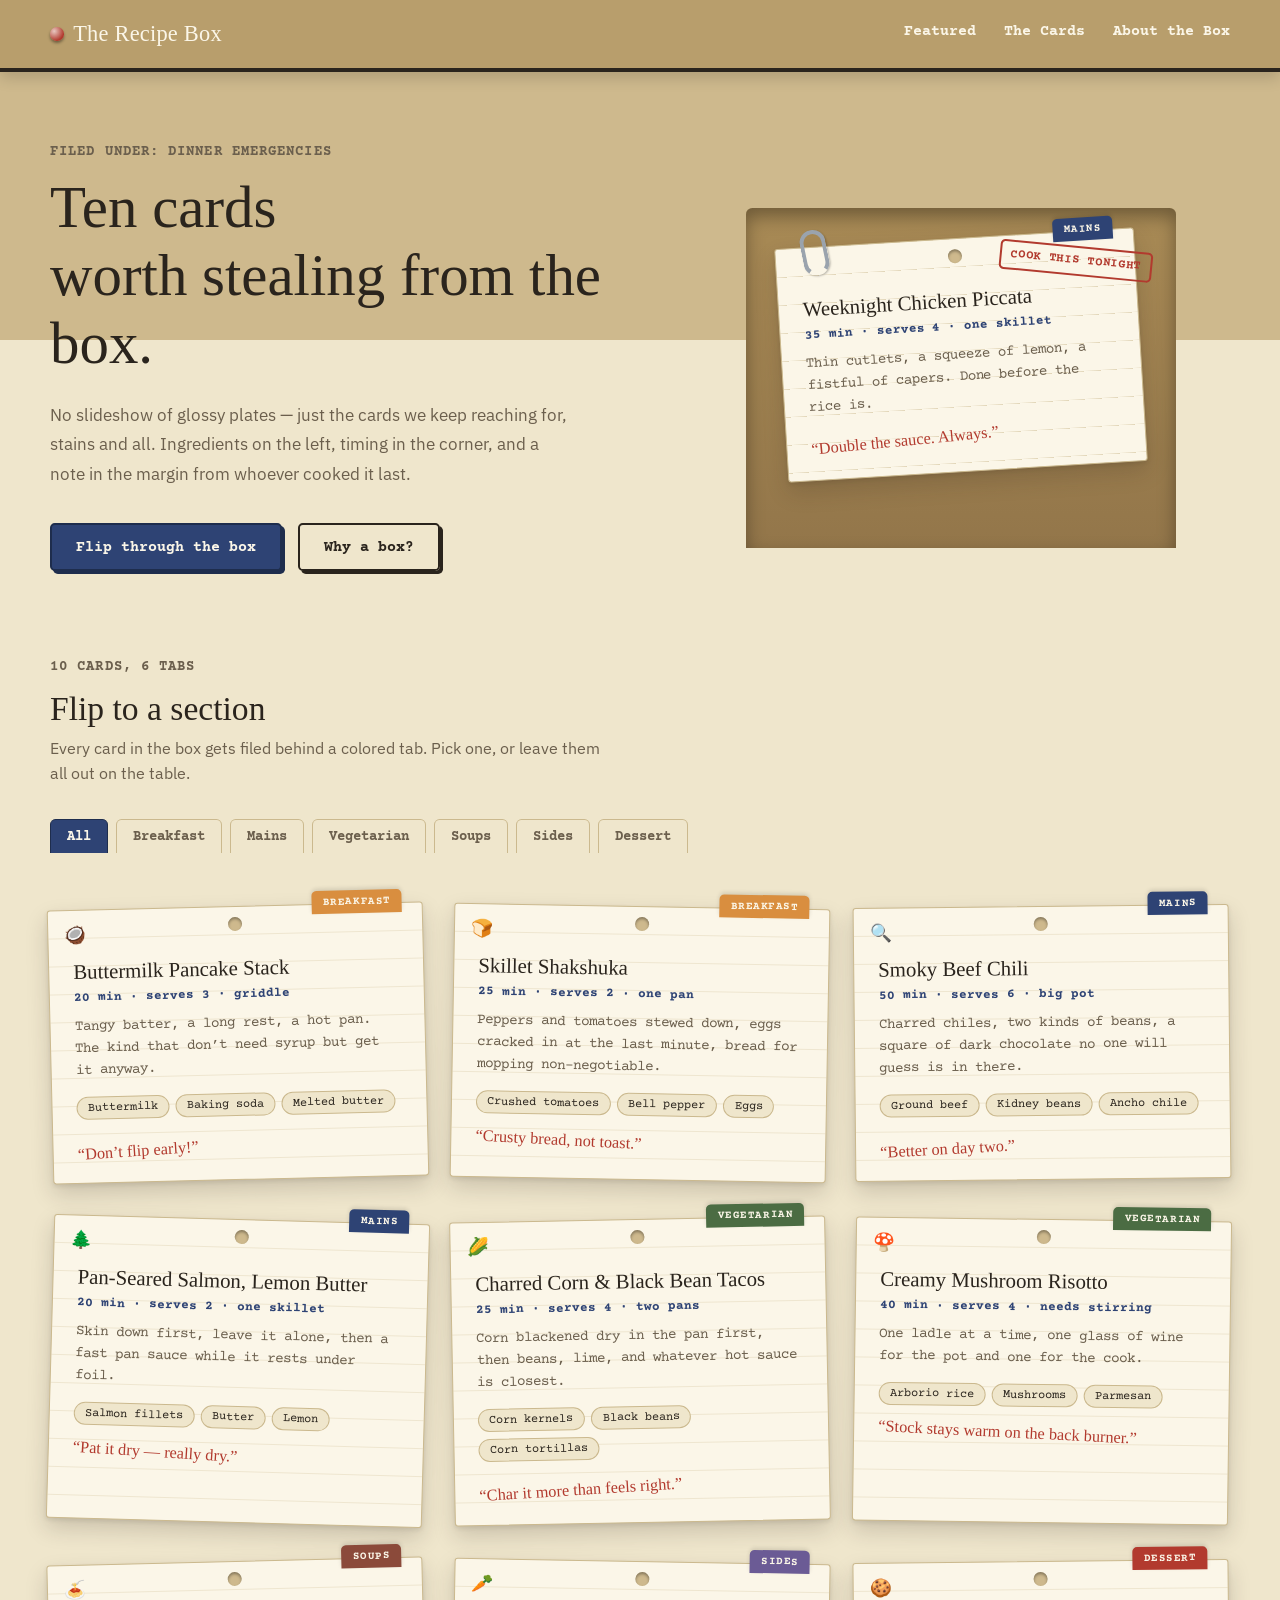
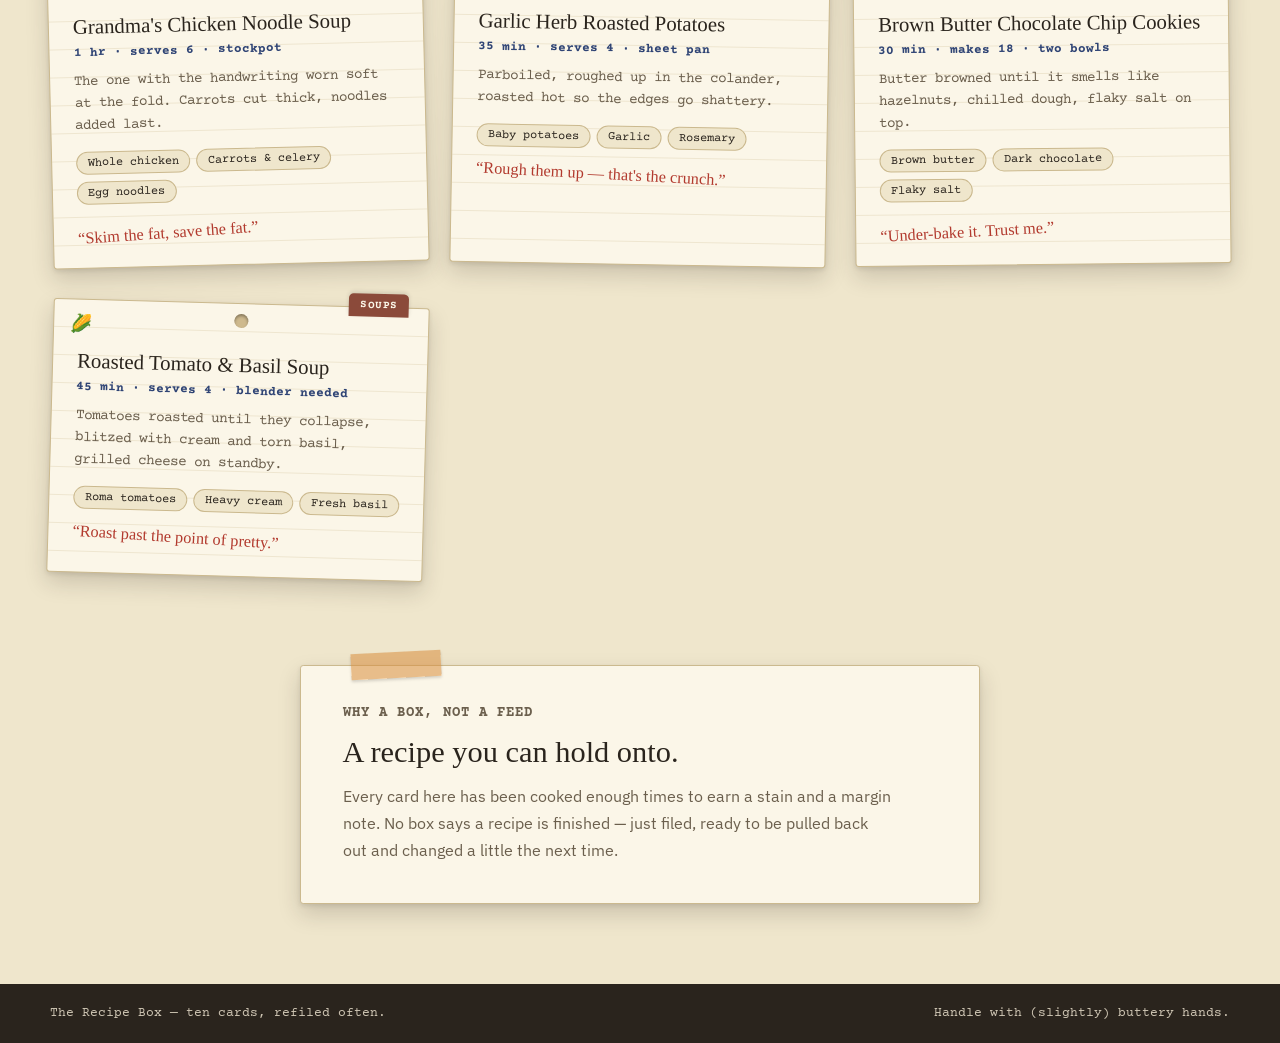
<file: after-skills/index.html>
<!DOCTYPE html>
<html lang="en">
  <head>
    <meta charset="UTF-8" />
    <meta name="viewport" content="width=device-width, initial-scale=1.0" />
    <title>The Recipe Box | 10 Cards Worth Keeping</title>
    <meta
      name="description"
      content="Ten recipe cards pulled from the box: breakfasts, mains, sides and a dessert, each with the ingredients, timing, and a note scrawled in the margin."
    />
    <link rel="preconnect" href="https://fonts.googleapis.com" />
    <link rel="preconnect" href="https://fonts.gstatic.com" crossorigin />
    <link
      href="https://fonts.googleapis.com/css2?family=Permanent+Marker&family=Courier+Prime:wght@400;700&family=IBM+Plex+Sans:wght@400;500;600;700&display=swap"
      rel="stylesheet"
    />
    <link rel="stylesheet" href="styles.css" />
  </head>
  <body>
    <header class="lid">
      <div class="container lid-row">
        <a class="brand" href="#top">
          <span class="pin" aria-hidden="true"></span>
          The Recipe Box
        </a>
        <nav class="lid-nav" aria-label="Main navigation">
          <a href="#featured">Featured</a>
          <a href="#cards">The Cards</a>
          <a href="#about">About the Box</a>
        </nav>
      </div>
    </header>

    <main id="top">
      <section class="hero" id="featured">
        <div class="container hero-grid">
          <div class="hero-copy">
            <p class="stamp-label">Filed under: dinner emergencies</p>
            <h1>Ten cards worth&nbsp;stealing&nbsp;from the box.</h1>
            <p class="lead">
              No slideshow of glossy plates &mdash; just the cards we keep reaching for,
              stains and all. Ingredients on the left, timing in the corner, and a note
              in the margin from whoever cooked it last.
            </p>
            <div class="hero-actions">
              <a class="btn btn-primary" href="#cards">Flip through the box</a>
              <a class="btn btn-ghost" href="#about">Why a box?</a>
            </div>
          </div>

          <div class="hero-card-wrap" aria-hidden="true">
            <div class="box-slot"></div>
            <article class="index-card featured-card">
              <span class="paperclip"></span>
              <span class="stamp">Cook this&nbsp;tonight</span>
              <div class="card-tab card-tab--mains"><span>Mains</span></div>
              <div class="card-punch"></div>
              <h2 class="card-title">Weeknight Chicken Piccata</h2>
              <p class="card-meta">35 min &middot; serves 4 &middot; one skillet</p>
              <p class="card-desc">
                Thin cutlets, a squeeze of lemon, a fistful of capers. Done before the
                rice is.
              </p>
              <p class="card-note">&ldquo;Double the sauce. Always.&rdquo;</p>
            </article>
          </div>
        </div>
      </section>

      <section class="rail" id="cards">
        <div class="container">
          <div class="rail-heading">
            <p class="stamp-label">10 cards, 6 tabs</p>
            <h2>Flip to a section</h2>
            <p class="rail-sub">
              Every card in the box gets filed behind a colored tab. Pick one, or leave
              them all out on the table.
            </p>
          </div>

          <div
            class="tabs"
            role="group"
            aria-label="Filter recipes by category"
          >
            <button type="button" class="tab is-active" data-filter="all" aria-pressed="true">All</button>
            <button type="button" class="tab" data-filter="breakfast" aria-pressed="false">Breakfast</button>
            <button type="button" class="tab" data-filter="mains" aria-pressed="false">Mains</button>
            <button type="button" class="tab" data-filter="vegetarian" aria-pressed="false">Vegetarian</button>
            <button type="button" class="tab" data-filter="soups" aria-pressed="false">Soups</button>
            <button type="button" class="tab" data-filter="sides" aria-pressed="false">Sides</button>
            <button type="button" class="tab" data-filter="dessert" aria-pressed="false">Dessert</button>
          </div>

          <p class="tab-status" role="status" aria-live="polite"></p>

          <div class="card-grid">
            <article class="index-card" data-category="breakfast">
              <div class="card-tab card-tab--breakfast"><span>Breakfast</span></div>
              <div class="card-punch"></div>
              <span class="card-icon" aria-hidden="true">&#129381;</span>
              <h3 class="card-title">Buttermilk Pancake Stack</h3>
              <p class="card-meta">20 min &middot; serves 3 &middot; griddle</p>
              <p class="card-desc">
                Tangy batter, a long rest, a hot pan. The kind that don&rsquo;t need syrup
                but get it anyway.
              </p>
              <ul class="card-ingredients">
                <li>Buttermilk</li>
                <li>Baking soda</li>
                <li>Melted butter</li>
              </ul>
              <p class="card-note card-note--rotate-l">&ldquo;Don&rsquo;t flip early!&rdquo;</p>
            </article>

            <article class="index-card" data-category="breakfast">
              <div class="card-tab card-tab--breakfast"><span>Breakfast</span></div>
              <div class="card-punch"></div>
              <span class="card-icon" aria-hidden="true">&#127838;</span>
              <h3 class="card-title">Skillet Shakshuka</h3>
              <p class="card-meta">25 min &middot; serves 2 &middot; one pan</p>
              <p class="card-desc">
                Peppers and tomatoes stewed down, eggs cracked in at the last minute,
                bread for mopping non&#8209;negotiable.
              </p>
              <ul class="card-ingredients">
                <li>Crushed tomatoes</li>
                <li>Bell pepper</li>
                <li>Eggs</li>
              </ul>
              <p class="card-note card-note--rotate-r">&ldquo;Crusty bread, not toast.&rdquo;</p>
            </article>

            <article class="index-card" data-category="mains">
              <div class="card-tab card-tab--mains"><span>Mains</span></div>
              <div class="card-punch"></div>
              <span class="card-icon" aria-hidden="true">&#128269;</span>
              <h3 class="card-title">Smoky Beef Chili</h3>
              <p class="card-meta">50 min &middot; serves 6 &middot; big pot</p>
              <p class="card-desc">
                Charred chiles, two kinds of beans, a square of dark chocolate no one
                will guess is in there.
              </p>
              <ul class="card-ingredients">
                <li>Ground beef</li>
                <li>Kidney beans</li>
                <li>Ancho chile</li>
              </ul>
              <p class="card-note card-note--rotate-l">&ldquo;Better on day two.&rdquo;</p>
            </article>

            <article class="index-card" data-category="mains">
              <div class="card-tab card-tab--mains"><span>Mains</span></div>
              <div class="card-punch"></div>
              <span class="card-icon" aria-hidden="true">&#127794;</span>
              <h3 class="card-title">Pan-Seared Salmon, Lemon Butter</h3>
              <p class="card-meta">20 min &middot; serves 2 &middot; one skillet</p>
              <p class="card-desc">
                Skin down first, leave it alone, then a fast pan sauce while it rests
                under foil.
              </p>
              <ul class="card-ingredients">
                <li>Salmon fillets</li>
                <li>Butter</li>
                <li>Lemon</li>
              </ul>
              <p class="card-note card-note--rotate-r">&ldquo;Pat it dry &mdash; really dry.&rdquo;</p>
            </article>

            <article class="index-card" data-category="vegetarian">
              <div class="card-tab card-tab--vegetarian"><span>Vegetarian</span></div>
              <div class="card-punch"></div>
              <span class="card-icon" aria-hidden="true">&#127805;</span>
              <h3 class="card-title">Charred Corn &amp; Black Bean Tacos</h3>
              <p class="card-meta">25 min &middot; serves 4 &middot; two pans</p>
              <p class="card-desc">
                Corn blackened dry in the pan first, then beans, lime, and whatever
                hot sauce is closest.
              </p>
              <ul class="card-ingredients">
                <li>Corn kernels</li>
                <li>Black beans</li>
                <li>Corn tortillas</li>
              </ul>
              <p class="card-note card-note--rotate-l">&ldquo;Char it more than feels right.&rdquo;</p>
            </article>

            <article class="index-card" data-category="vegetarian">
              <div class="card-tab card-tab--vegetarian"><span>Vegetarian</span></div>
              <div class="card-punch"></div>
              <span class="card-icon" aria-hidden="true">&#127812;</span>
              <h3 class="card-title">Creamy Mushroom Risotto</h3>
              <p class="card-meta">40 min &middot; serves 4 &middot; needs stirring</p>
              <p class="card-desc">
                One ladle at a time, one glass of wine for the pot and one for the
                cook.
              </p>
              <ul class="card-ingredients">
                <li>Arborio rice</li>
                <li>Mushrooms</li>
                <li>Parmesan</li>
              </ul>
              <p class="card-note card-note--rotate-r">&ldquo;Stock stays warm on the back burner.&rdquo;</p>
            </article>

            <article class="index-card" data-category="soups">
              <div class="card-tab card-tab--soups"><span>Soups</span></div>
              <div class="card-punch"></div>
              <span class="card-icon" aria-hidden="true">&#127837;</span>
              <h3 class="card-title">Grandma's Chicken Noodle Soup</h3>
              <p class="card-meta">1 hr &middot; serves 6 &middot; stockpot</p>
              <p class="card-desc">
                The one with the handwriting worn soft at the fold. Carrots cut thick,
                noodles added last.
              </p>
              <ul class="card-ingredients">
                <li>Whole chicken</li>
                <li>Carrots &amp; celery</li>
                <li>Egg noodles</li>
              </ul>
              <p class="card-note card-note--rotate-l">&ldquo;Skim the fat, save the fat.&rdquo;</p>
            </article>

            <article class="index-card" data-category="sides">
              <div class="card-tab card-tab--sides"><span>Sides</span></div>
              <div class="card-punch"></div>
              <span class="card-icon" aria-hidden="true">&#129365;</span>
              <h3 class="card-title">Garlic Herb Roasted Potatoes</h3>
              <p class="card-meta">35 min &middot; serves 4 &middot; sheet pan</p>
              <p class="card-desc">
                Parboiled, roughed up in the colander, roasted hot so the edges go
                shattery.
              </p>
              <ul class="card-ingredients">
                <li>Baby potatoes</li>
                <li>Garlic</li>
                <li>Rosemary</li>
              </ul>
              <p class="card-note card-note--rotate-r">&ldquo;Rough them up &mdash; that's the crunch.&rdquo;</p>
            </article>

            <article class="index-card" data-category="dessert">
              <div class="card-tab card-tab--dessert"><span>Dessert</span></div>
              <div class="card-punch"></div>
              <span class="card-icon" aria-hidden="true">&#127850;</span>
              <h3 class="card-title">Brown Butter Chocolate Chip Cookies</h3>
              <p class="card-meta">30 min &middot; makes 18 &middot; two bowls</p>
              <p class="card-desc">
                Butter browned until it smells like hazelnuts, chilled dough, flaky
                salt on top.
              </p>
              <ul class="card-ingredients">
                <li>Brown butter</li>
                <li>Dark chocolate</li>
                <li>Flaky salt</li>
              </ul>
              <p class="card-note card-note--rotate-l">&ldquo;Under-bake it. Trust me.&rdquo;</p>
            </article>

            <article class="index-card" data-category="soups">
              <div class="card-tab card-tab--soups"><span>Soups</span></div>
              <div class="card-punch"></div>
              <span class="card-icon" aria-hidden="true">&#127805;</span>
              <h3 class="card-title">Roasted Tomato &amp; Basil Soup</h3>
              <p class="card-meta">45 min &middot; serves 4 &middot; blender needed</p>
              <p class="card-desc">
                Tomatoes roasted until they collapse, blitzed with cream and torn
                basil, grilled cheese on standby.
              </p>
              <ul class="card-ingredients">
                <li>Roma tomatoes</li>
                <li>Heavy cream</li>
                <li>Fresh basil</li>
              </ul>
              <p class="card-note card-note--rotate-r">&ldquo;Roast past the point of pretty.&rdquo;</p>
            </article>
          </div>
        </div>
      </section>

      <section class="about" id="about">
        <div class="container about-note">
          <span class="washi" aria-hidden="true"></span>
          <p class="stamp-label">Why a box, not a feed</p>
          <h2>A recipe you can hold onto.</h2>
          <p>
            Every card here has been cooked enough times to earn a stain and a margin
            note. No box says a recipe is finished &mdash; just filed, ready to be pulled
            back out and changed a little the next time.
          </p>
        </div>
      </section>
    </main>

    <footer class="floor">
      <div class="container floor-row">
        <span>The Recipe Box &mdash; ten cards, refiled often.</span>
        <span>Handle with (slightly) buttery hands.</span>
      </div>
    </footer>

    <script src="script.js"></script>
  </body>
</html>
</file>
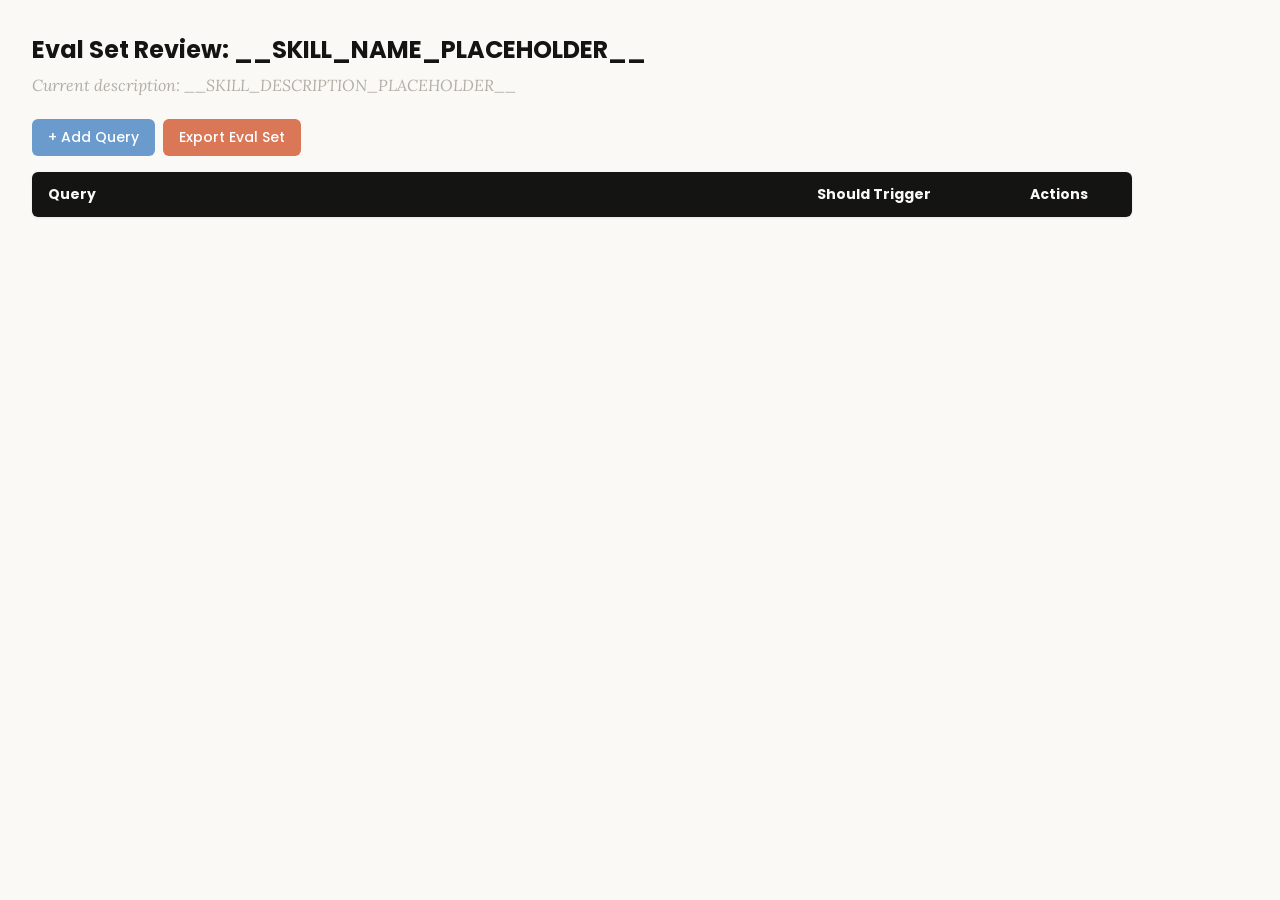
<file: .agents/skills/skill-creator/assets/eval_review.html>
<!DOCTYPE html>
<html lang="en">
<head>
  <meta charset="UTF-8">
  <meta name="viewport" content="width=device-width, initial-scale=1.0">
  <title>Eval Set Review - __SKILL_NAME_PLACEHOLDER__</title>
  <link rel="preconnect" href="https://fonts.googleapis.com">
  <link rel="preconnect" href="https://fonts.gstatic.com" crossorigin>
  <link href="https://fonts.googleapis.com/css2?family=Poppins:wght@500;600&family=Lora:wght@400;500&display=swap" rel="stylesheet">
  <style>
    * { box-sizing: border-box; margin: 0; padding: 0; }
    body { font-family: 'Lora', Georgia, serif; background: #faf9f5; padding: 2rem; color: #141413; }
    h1 { font-family: 'Poppins', sans-serif; margin-bottom: 0.5rem; font-size: 1.5rem; }
    .description { color: #b0aea5; margin-bottom: 1.5rem; font-style: italic; max-width: 900px; }
    .controls { margin-bottom: 1rem; display: flex; gap: 0.5rem; }
    .btn { font-family: 'Poppins', sans-serif; padding: 0.5rem 1rem; border: none; border-radius: 6px; cursor: pointer; font-size: 0.875rem; font-weight: 500; }
    .btn-add { background: #6a9bcc; color: white; }
    .btn-add:hover { background: #5889b8; }
    .btn-export { background: #d97757; color: white; }
    .btn-export:hover { background: #c4613f; }
    table { width: 100%; max-width: 1100px; border-collapse: collapse; background: white; border-radius: 6px; overflow: hidden; box-shadow: 0 1px 3px rgba(0,0,0,0.08); }
    th { font-family: 'Poppins', sans-serif; background: #141413; color: #faf9f5; padding: 0.75rem 1rem; text-align: left; font-size: 0.875rem; }
    td { padding: 0.75rem 1rem; border-bottom: 1px solid #e8e6dc; vertical-align: top; }
    tr:nth-child(even) td { background: #faf9f5; }
    tr:hover td { background: #f3f1ea; }
    .section-header td { background: #e8e6dc; font-family: 'Poppins', sans-serif; font-weight: 500; font-size: 0.8rem; color: #141413; text-transform: uppercase; letter-spacing: 0.05em; }
    .query-input { width: 100%; padding: 0.4rem; border: 1px solid #e8e6dc; border-radius: 4px; font-size: 0.875rem; font-family: 'Lora', Georgia, serif; resize: vertical; min-height: 60px; }
    .query-input:focus { outline: none; border-color: #d97757; box-shadow: 0 0 0 2px rgba(217,119,87,0.15); }
    .toggle { position: relative; display: inline-block; width: 44px; height: 24px; }
    .toggle input { opacity: 0; width: 0; height: 0; }
    .toggle .slider { position: absolute; inset: 0; background: #b0aea5; border-radius: 24px; cursor: pointer; transition: 0.2s; }
    .toggle .slider::before { content: ""; position: absolute; width: 18px; height: 18px; left: 3px; bottom: 3px; background: white; border-radius: 50%; transition: 0.2s; }
    .toggle input:checked + .slider { background: #d97757; }
    .toggle input:checked + .slider::before { transform: translateX(20px); }
    .btn-delete { background: #c44; color: white; padding: 0.3rem 0.6rem; border: none; border-radius: 4px; cursor: pointer; font-size: 0.75rem; font-family: 'Poppins', sans-serif; }
    .btn-delete:hover { background: #a33; }
    .summary { margin-top: 1rem; color: #b0aea5; font-size: 0.875rem; }
  </style>
</head>
<body>
  <h1>Eval Set Review: <span id="skill-name">__SKILL_NAME_PLACEHOLDER__</span></h1>
  <p class="description">Current description: <span id="skill-desc">__SKILL_DESCRIPTION_PLACEHOLDER__</span></p>

  <div class="controls">
    <button class="btn btn-add" onclick="addRow()">+ Add Query</button>
    <button class="btn btn-export" onclick="exportEvalSet()">Export Eval Set</button>
  </div>

  <table>
    <thead>
      <tr>
        <th style="width:65%">Query</th>
        <th style="width:18%">Should Trigger</th>
        <th style="width:10%">Actions</th>
      </tr>
    </thead>
    <tbody id="eval-body"></tbody>
  </table>

  <p class="summary" id="summary"></p>

  <script>
    const EVAL_DATA = __EVAL_DATA_PLACEHOLDER__;

    let evalItems = [...EVAL_DATA];

    function render() {
      const tbody = document.getElementById('eval-body');
      tbody.innerHTML = '';

      // Sort: should-trigger first, then should-not-trigger
      const sorted = evalItems
        .map((item, origIdx) => ({ ...item, origIdx }))
        .sort((a, b) => (b.should_trigger ? 1 : 0) - (a.should_trigger ? 1 : 0));

      let lastGroup = null;
      sorted.forEach(item => {
        const group = item.should_trigger ? 'trigger' : 'no-trigger';
        if (group !== lastGroup) {
          const headerRow = document.createElement('tr');
          headerRow.className = 'section-header';
          headerRow.innerHTML = `<td colspan="3">${item.should_trigger ? 'Should Trigger' : 'Should NOT Trigger'}</td>`;
          tbody.appendChild(headerRow);
          lastGroup = group;
        }

        const idx = item.origIdx;
        const tr = document.createElement('tr');
        tr.innerHTML = `
          <td><textarea class="query-input" onchange="updateQuery(${idx}, this.value)">${escapeHtml(item.query)}</textarea></td>
          <td>
            <label class="toggle">
              <input type="checkbox" ${item.should_trigger ? 'checked' : ''} onchange="updateTrigger(${idx}, this.checked)">
              <span class="slider"></span>
            </label>
            <span style="margin-left:8px;font-size:0.8rem;color:#b0aea5">${item.should_trigger ? 'Yes' : 'No'}</span>
          </td>
          <td><button class="btn-delete" onclick="deleteRow(${idx})">Delete</button></td>
        `;
        tbody.appendChild(tr);
      });
      updateSummary();
    }

    function escapeHtml(text) {
      const div = document.createElement('div');
      div.textContent = text;
      return div.innerHTML;
    }

    function updateQuery(idx, value) { evalItems[idx].query = value; updateSummary(); }
    function updateTrigger(idx, value) { evalItems[idx].should_trigger = value; render(); }
    function deleteRow(idx) { evalItems.splice(idx, 1); render(); }

    function addRow() {
      evalItems.push({ query: '', should_trigger: true });
      render();
      const inputs = document.querySelectorAll('.query-input');
      inputs[inputs.length - 1].focus();
    }

    function updateSummary() {
      const trigger = evalItems.filter(i => i.should_trigger).length;
      const noTrigger = evalItems.filter(i => !i.should_trigger).length;
      document.getElementById('summary').textContent =
        `${evalItems.length} queries total: ${trigger} should trigger, ${noTrigger} should not trigger`;
    }

    function exportEvalSet() {
      const valid = evalItems.filter(i => i.query.trim() !== '');
      const data = valid.map(i => ({ query: i.query.trim(), should_trigger: i.should_trigger }));
      const blob = new Blob([JSON.stringify(data, null, 2)], { type: 'application/json' });
      const url = URL.createObjectURL(blob);
      const a = document.createElement('a');
      a.href = url;
      a.download = 'eval_set.json';
      document.body.appendChild(a);
      a.click();
      document.body.removeChild(a);
      URL.revokeObjectURL(url);
    }

    render();
  </script>
</body>
</html>
</file>
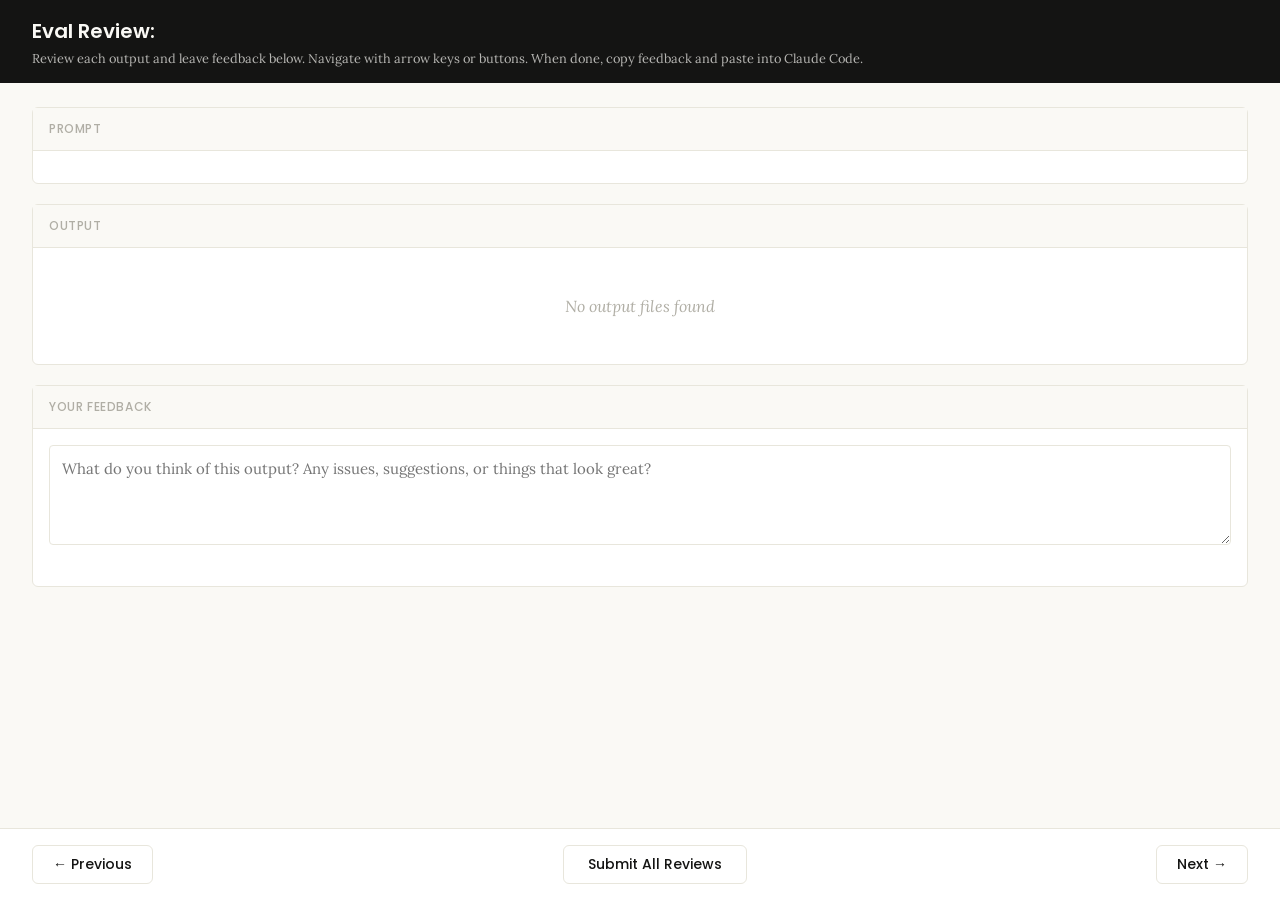
<file: .agents/skills/skill-creator/eval-viewer/viewer.html>
<!DOCTYPE html>
<html lang="en">
<head>
  <meta charset="UTF-8">
  <meta name="viewport" content="width=device-width, initial-scale=1.0">
  <title>Eval Review</title>
  <link rel="preconnect" href="https://fonts.googleapis.com">
  <link rel="preconnect" href="https://fonts.gstatic.com" crossorigin>
  <link href="https://fonts.googleapis.com/css2?family=Poppins:wght@500;600&family=Lora:wght@400;500&display=swap" rel="stylesheet">
  <script src="https://cdn.sheetjs.com/xlsx-0.20.3/package/dist/xlsx.full.min.js" integrity="sha384-EnyY0/GSHQGSxSgMwaIPzSESbqoOLSexfnSMN2AP+39Ckmn92stwABZynq1JyzdT" crossorigin="anonymous"></script>
  <style>
    :root {
      --bg: #faf9f5;
      --surface: #ffffff;
      --border: #e8e6dc;
      --text: #141413;
      --text-muted: #b0aea5;
      --accent: #d97757;
      --accent-hover: #c4613f;
      --green: #788c5d;
      --green-bg: #eef2e8;
      --red: #c44;
      --red-bg: #fceaea;
      --header-bg: #141413;
      --header-text: #faf9f5;
      --radius: 6px;
    }

    * { box-sizing: border-box; margin: 0; padding: 0; }

    body {
      font-family: 'Lora', Georgia, serif;
      background: var(--bg);
      color: var(--text);
      height: 100vh;
      display: flex;
      flex-direction: column;
    }

    /* ---- Header ---- */
    .header {
      background: var(--header-bg);
      color: var(--header-text);
      padding: 1rem 2rem;
      display: flex;
      justify-content: space-between;
      align-items: center;
      flex-shrink: 0;
    }
    .header h1 {
      font-family: 'Poppins', sans-serif;
      font-size: 1.25rem;
      font-weight: 600;
    }
    .header .instructions {
      font-size: 0.8rem;
      opacity: 0.7;
      margin-top: 0.25rem;
    }
    .header .progress {
      font-size: 0.875rem;
      opacity: 0.8;
      text-align: right;
    }

    /* ---- Main content ---- */
    .main {
      flex: 1;
      overflow-y: auto;
      padding: 1.5rem 2rem;
      display: flex;
      flex-direction: column;
      gap: 1.25rem;
    }

    /* ---- Sections ---- */
    .section {
      background: var(--surface);
      border: 1px solid var(--border);
      border-radius: var(--radius);
      flex-shrink: 0;
    }
    .section-header {
      font-family: 'Poppins', sans-serif;
      padding: 0.75rem 1rem;
      font-size: 0.75rem;
      font-weight: 500;
      text-transform: uppercase;
      letter-spacing: 0.05em;
      color: var(--text-muted);
      border-bottom: 1px solid var(--border);
      background: var(--bg);
    }
    .section-body {
      padding: 1rem;
    }

    /* ---- Config badge ---- */
    .config-badge {
      display: inline-block;
      padding: 0.2rem 0.625rem;
      border-radius: 9999px;
      font-family: 'Poppins', sans-serif;
      font-size: 0.6875rem;
      font-weight: 600;
      text-transform: uppercase;
      letter-spacing: 0.03em;
      margin-left: 0.75rem;
      vertical-align: middle;
    }
    .config-badge.config-primary {
      background: rgba(33, 150, 243, 0.12);
      color: #1976d2;
    }
    .config-badge.config-baseline {
      background: rgba(255, 193, 7, 0.15);
      color: #f57f17;
    }

    /* ---- Prompt ---- */
    .prompt-text {
      white-space: pre-wrap;
      font-size: 0.9375rem;
      line-height: 1.6;
    }

    /* ---- Outputs ---- */
    .output-file {
      border: 1px solid var(--border);
      border-radius: var(--radius);
      overflow: hidden;
    }
    .output-file + .output-file {
      margin-top: 1rem;
    }
    .output-file-header {
      padding: 0.5rem 0.75rem;
      font-size: 0.8rem;
      font-weight: 600;
      color: var(--text-muted);
      background: var(--bg);
      border-bottom: 1px solid var(--border);
      font-family: 'SF Mono', SFMono-Regular, Consolas, 'Liberation Mono', Menlo, monospace;
      display: flex;
      justify-content: space-between;
      align-items: center;
    }
    .output-file-header .dl-btn {
      font-size: 0.7rem;
      color: var(--accent);
      text-decoration: none;
      cursor: pointer;
      font-family: -apple-system, BlinkMacSystemFont, 'Segoe UI', sans-serif;
      font-weight: 500;
      opacity: 0.8;
    }
    .output-file-header .dl-btn:hover {
      opacity: 1;
      text-decoration: underline;
    }
    .output-file-content {
      padding: 0.75rem;
      overflow-x: auto;
    }
    .output-file-content pre {
      font-size: 0.8125rem;
      line-height: 1.5;
      white-space: pre-wrap;
      word-break: break-word;
      font-family: 'SF Mono', SFMono-Regular, Consolas, 'Liberation Mono', Menlo, monospace;
    }
    .output-file-content img {
      max-width: 100%;
      height: auto;
      border-radius: 4px;
    }
    .output-file-content iframe {
      width: 100%;
      height: 600px;
      border: none;
    }
    .output-file-content table {
      border-collapse: collapse;
      font-size: 0.8125rem;
      width: 100%;
    }
    .output-file-content table td,
    .output-file-content table th {
      border: 1px solid var(--border);
      padding: 0.375rem 0.5rem;
      text-align: left;
    }
    .output-file-content table th {
      background: var(--bg);
      font-weight: 600;
    }
    .output-file-content .download-link {
      display: inline-flex;
      align-items: center;
      gap: 0.5rem;
      padding: 0.5rem 1rem;
      background: var(--bg);
      border: 1px solid var(--border);
      border-radius: 4px;
      color: var(--accent);
      text-decoration: none;
      font-size: 0.875rem;
      cursor: pointer;
    }
    .output-file-content .download-link:hover {
      background: var(--border);
    }
    .empty-state {
      color: var(--text-muted);
      font-style: italic;
      padding: 2rem;
      text-align: center;
    }

    /* ---- Feedback ---- */
    .prev-feedback {
      background: var(--bg);
      border: 1px solid var(--border);
      border-radius: 4px;
      padding: 0.625rem 0.75rem;
      margin-top: 0.75rem;
      font-size: 0.8125rem;
      color: var(--text-muted);
      line-height: 1.5;
    }
    .prev-feedback-label {
      font-size: 0.7rem;
      font-weight: 600;
      text-transform: uppercase;
      letter-spacing: 0.04em;
      margin-bottom: 0.25rem;
      color: var(--text-muted);
    }
    .feedback-textarea {
      width: 100%;
      min-height: 100px;
      padding: 0.75rem;
      border: 1px solid var(--border);
      border-radius: 4px;
      font-family: inherit;
      font-size: 0.9375rem;
      line-height: 1.5;
      resize: vertical;
      color: var(--text);
    }
    .feedback-textarea:focus {
      outline: none;
      border-color: var(--accent);
      box-shadow: 0 0 0 3px rgba(37, 99, 235, 0.1);
    }
    .feedback-status {
      font-size: 0.75rem;
      color: var(--text-muted);
      margin-top: 0.5rem;
      min-height: 1.1em;
    }

    /* ---- Grades (collapsible) ---- */
    .grades-toggle {
      display: flex;
      align-items: center;
      cursor: pointer;
      user-select: none;
    }
    .grades-toggle:hover {
      color: var(--accent);
    }
    .grades-toggle .arrow {
      margin-right: 0.5rem;
      transition: transform 0.15s;
      font-size: 0.75rem;
    }
    .grades-toggle .arrow.open {
      transform: rotate(90deg);
    }
    .grades-content {
      display: none;
      margin-top: 0.75rem;
    }
    .grades-content.open {
      display: block;
    }
    .grades-summary {
      font-size: 0.875rem;
      margin-bottom: 0.75rem;
      display: flex;
      align-items: center;
      gap: 0.5rem;
    }
    .grade-badge {
      display: inline-block;
      padding: 0.125rem 0.5rem;
      border-radius: 9999px;
      font-size: 0.75rem;
      font-weight: 600;
    }
    .grade-pass { background: var(--green-bg); color: var(--green); }
    .grade-fail { background: var(--red-bg); color: var(--red); }
    .assertion-list {
      list-style: none;
    }
    .assertion-item {
      padding: 0.625rem 0;
      border-bottom: 1px solid var(--border);
      font-size: 0.8125rem;
    }
    .assertion-item:last-child { border-bottom: none; }
    .assertion-status {
      font-weight: 600;
      margin-right: 0.5rem;
    }
    .assertion-status.pass { color: var(--green); }
    .assertion-status.fail { color: var(--red); }
    .assertion-evidence {
      color: var(--text-muted);
      font-size: 0.75rem;
      margin-top: 0.25rem;
      padding-left: 1.5rem;
    }

    /* ---- View tabs ---- */
    .view-tabs {
      display: flex;
      gap: 0;
      padding: 0 2rem;
      background: var(--bg);
      border-bottom: 1px solid var(--border);
      flex-shrink: 0;
    }
    .view-tab {
      font-family: 'Poppins', sans-serif;
      padding: 0.625rem 1.25rem;
      font-size: 0.8125rem;
      font-weight: 500;
      cursor: pointer;
      border: none;
      background: none;
      color: var(--text-muted);
      border-bottom: 2px solid transparent;
      transition: all 0.15s;
    }
    .view-tab:hover { color: var(--text); }
    .view-tab.active {
      color: var(--accent);
      border-bottom-color: var(--accent);
    }
    .view-panel { display: none; }
    .view-panel.active { display: flex; flex-direction: column; flex: 1; overflow: hidden; }

    /* ---- Benchmark view ---- */
    .benchmark-view {
      padding: 1.5rem 2rem;
      overflow-y: auto;
      flex: 1;
    }
    .benchmark-table {
      border-collapse: collapse;
      background: var(--surface);
      border: 1px solid var(--border);
      border-radius: var(--radius);
      font-size: 0.8125rem;
      width: 100%;
      margin-bottom: 1.5rem;
    }
    .benchmark-table th, .benchmark-table td {
      padding: 0.625rem 0.75rem;
      text-align: left;
      border: 1px solid var(--border);
    }
    .benchmark-table th {
      font-family: 'Poppins', sans-serif;
      background: var(--header-bg);
      color: var(--header-text);
      font-weight: 500;
      font-size: 0.75rem;
      text-transform: uppercase;
      letter-spacing: 0.04em;
    }
    .benchmark-table tr:hover { background: var(--bg); }
    .benchmark-table tr.benchmark-row-with { background: rgba(33, 150, 243, 0.06); }
    .benchmark-table tr.benchmark-row-without { background: rgba(255, 193, 7, 0.06); }
    .benchmark-table tr.benchmark-row-with:hover { background: rgba(33, 150, 243, 0.12); }
    .benchmark-table tr.benchmark-row-without:hover { background: rgba(255, 193, 7, 0.12); }
    .benchmark-table tr.benchmark-row-avg { font-weight: 600; border-top: 2px solid var(--border); }
    .benchmark-table tr.benchmark-row-avg.benchmark-row-with { background: rgba(33, 150, 243, 0.12); }
    .benchmark-table tr.benchmark-row-avg.benchmark-row-without { background: rgba(255, 193, 7, 0.12); }
    .benchmark-delta-positive { color: var(--green); font-weight: 600; }
    .benchmark-delta-negative { color: var(--red); font-weight: 600; }
    .benchmark-notes {
      background: var(--surface);
      border: 1px solid var(--border);
      border-radius: var(--radius);
      padding: 1rem;
    }
    .benchmark-notes h3 {
      font-family: 'Poppins', sans-serif;
      font-size: 0.875rem;
      margin-bottom: 0.75rem;
    }
    .benchmark-notes ul {
      list-style: disc;
      padding-left: 1.25rem;
    }
    .benchmark-notes li {
      font-size: 0.8125rem;
      line-height: 1.6;
      margin-bottom: 0.375rem;
    }
    .benchmark-empty {
      color: var(--text-muted);
      font-style: italic;
      text-align: center;
      padding: 3rem;
    }

    /* ---- Navigation ---- */
    .nav {
      display: flex;
      justify-content: space-between;
      align-items: center;
      padding: 1rem 2rem;
      border-top: 1px solid var(--border);
      background: var(--surface);
      flex-shrink: 0;
    }
    .nav-btn {
      font-family: 'Poppins', sans-serif;
      padding: 0.5rem 1.25rem;
      border: 1px solid var(--border);
      border-radius: var(--radius);
      background: var(--surface);
      cursor: pointer;
      font-size: 0.875rem;
      font-weight: 500;
      color: var(--text);
      transition: all 0.15s;
    }
    .nav-btn:hover:not(:disabled) {
      background: var(--bg);
      border-color: var(--text-muted);
    }
    .nav-btn:disabled {
      opacity: 0.4;
      cursor: not-allowed;
    }
    .done-btn {
      font-family: 'Poppins', sans-serif;
      padding: 0.5rem 1.5rem;
      border: 1px solid var(--border);
      border-radius: var(--radius);
      background: var(--surface);
      color: var(--text);
      cursor: pointer;
      font-size: 0.875rem;
      font-weight: 500;
      transition: all 0.15s;
    }
    .done-btn:hover {
      background: var(--bg);
      border-color: var(--text-muted);
    }
    .done-btn.ready {
      border: none;
      background: var(--accent);
      color: white;
      font-weight: 600;
    }
    .done-btn.ready:hover {
      background: var(--accent-hover);
    }
    /* ---- Done overlay ---- */
    .done-overlay {
      display: none;
      position: fixed;
      inset: 0;
      background: rgba(0, 0, 0, 0.5);
      z-index: 100;
      justify-content: center;
      align-items: center;
    }
    .done-overlay.visible {
      display: flex;
    }
    .done-card {
      background: var(--surface);
      border-radius: 12px;
      padding: 2rem 3rem;
      text-align: center;
      box-shadow: 0 20px 60px rgba(0, 0, 0, 0.3);
      max-width: 500px;
    }
    .done-card h2 {
      font-size: 1.5rem;
      margin-bottom: 0.5rem;
    }
    .done-card p {
      color: var(--text-muted);
      margin-bottom: 1.5rem;
      line-height: 1.5;
    }
    .done-card .btn-row {
      display: flex;
      gap: 0.5rem;
      justify-content: center;
    }
    .done-card button {
      padding: 0.5rem 1.25rem;
      border: 1px solid var(--border);
      border-radius: var(--radius);
      background: var(--surface);
      cursor: pointer;
      font-size: 0.875rem;
    }
    .done-card button:hover {
      background: var(--bg);
    }
    /* ---- Toast ---- */
    .toast {
      position: fixed;
      bottom: 5rem;
      left: 50%;
      transform: translateX(-50%);
      background: var(--header-bg);
      color: var(--header-text);
      padding: 0.625rem 1.25rem;
      border-radius: var(--radius);
      font-size: 0.875rem;
      opacity: 0;
      transition: opacity 0.3s;
      pointer-events: none;
      z-index: 200;
    }
    .toast.visible {
      opacity: 1;
    }
  </style>
</head>
<body>
  <div id="app" style="height:100vh; display:flex; flex-direction:column;">
    <div class="header">
      <div>
        <h1>Eval Review: <span id="skill-name"></span></h1>
        <div class="instructions">Review each output and leave feedback below. Navigate with arrow keys or buttons. When done, copy feedback and paste into Claude Code.</div>
      </div>
      <div class="progress" id="progress"></div>
    </div>

    <!-- View tabs (only shown when benchmark data exists) -->
    <div class="view-tabs" id="view-tabs" style="display:none;">
      <button class="view-tab active" onclick="switchView('outputs')">Outputs</button>
      <button class="view-tab" onclick="switchView('benchmark')">Benchmark</button>
    </div>

    <!-- Outputs panel (qualitative review) -->
    <div class="view-panel active" id="panel-outputs">
    <div class="main">
      <!-- Prompt -->
      <div class="section">
        <div class="section-header">Prompt <span class="config-badge" id="config-badge" style="display:none;"></span></div>
        <div class="section-body">
          <div class="prompt-text" id="prompt-text"></div>
        </div>
      </div>

      <!-- Outputs -->
      <div class="section">
        <div class="section-header">Output</div>
        <div class="section-body" id="outputs-body">
          <div class="empty-state">No output files found</div>
        </div>
      </div>

      <!-- Previous Output (collapsible) -->
      <div class="section" id="prev-outputs-section" style="display:none;">
        <div class="section-header">
          <div class="grades-toggle" onclick="togglePrevOutputs()">
            <span class="arrow" id="prev-outputs-arrow">&#9654;</span>
            Previous Output
          </div>
        </div>
        <div class="grades-content" id="prev-outputs-content"></div>
      </div>

      <!-- Grades (collapsible) -->
      <div class="section" id="grades-section" style="display:none;">
        <div class="section-header">
          <div class="grades-toggle" onclick="toggleGrades()">
            <span class="arrow" id="grades-arrow">&#9654;</span>
            Formal Grades
          </div>
        </div>
        <div class="grades-content" id="grades-content"></div>
      </div>

      <!-- Feedback -->
      <div class="section">
        <div class="section-header">Your Feedback</div>
        <div class="section-body">
          <textarea
            class="feedback-textarea"
            id="feedback"
            placeholder="What do you think of this output? Any issues, suggestions, or things that look great?"
          ></textarea>
          <div class="feedback-status" id="feedback-status"></div>
          <div class="prev-feedback" id="prev-feedback" style="display:none;">
            <div class="prev-feedback-label">Previous feedback</div>
            <div id="prev-feedback-text"></div>
          </div>
        </div>
      </div>
    </div>

    <div class="nav" id="outputs-nav">
      <button class="nav-btn" id="prev-btn" onclick="navigate(-1)">&#8592; Previous</button>
      <button class="done-btn" id="done-btn" onclick="showDoneDialog()">Submit All Reviews</button>
      <button class="nav-btn" id="next-btn" onclick="navigate(1)">Next &#8594;</button>
    </div>
    </div><!-- end panel-outputs -->

    <!-- Benchmark panel (quantitative stats) -->
    <div class="view-panel" id="panel-benchmark">
      <div class="benchmark-view" id="benchmark-content">
        <div class="benchmark-empty">No benchmark data available. Run a benchmark to see quantitative results here.</div>
      </div>
    </div>
  </div>

  <!-- Done overlay -->
  <div class="done-overlay" id="done-overlay">
    <div class="done-card">
      <h2>Review Complete</h2>
      <p>Your feedback has been saved. Go back to your Claude Code session and tell Claude you're done reviewing.</p>
      <div class="btn-row">
        <button onclick="closeDoneDialog()">OK</button>
      </div>
    </div>
  </div>

  <!-- Toast -->
  <div class="toast" id="toast"></div>

  <script>
    // ---- Embedded data (injected by generate_review.py) ----
    /*__EMBEDDED_DATA__*/

    // ---- State ----
    let feedbackMap = {};  // run_id -> feedback text
    let currentIndex = 0;
    let visitedRuns = new Set();

    // ---- Init ----
    async function init() {
      // Load saved feedback from server — but only if this isn't a fresh
      // iteration (indicated by previous_feedback being present). When
      // previous feedback exists, the feedback.json on disk is stale from
      // the prior iteration and should not pre-fill the textareas.
      const hasPrevious = Object.keys(EMBEDDED_DATA.previous_feedback || {}).length > 0
        || Object.keys(EMBEDDED_DATA.previous_outputs || {}).length > 0;
      if (!hasPrevious) {
        try {
          const resp = await fetch("/api/feedback");
          const data = await resp.json();
          if (data.reviews) {
            for (const r of data.reviews) feedbackMap[r.run_id] = r.feedback;
          }
        } catch { /* first run, no feedback yet */ }
      }

      document.getElementById("skill-name").textContent = EMBEDDED_DATA.skill_name;
      showRun(0);

      // Wire up feedback auto-save
      const textarea = document.getElementById("feedback");
      let saveTimeout = null;
      textarea.addEventListener("input", () => {
        clearTimeout(saveTimeout);
        document.getElementById("feedback-status").textContent = "";
        saveTimeout = setTimeout(() => saveCurrentFeedback(), 800);
      });
    }

    // ---- Navigation ----
    function navigate(delta) {
      const newIndex = currentIndex + delta;
      if (newIndex >= 0 && newIndex < EMBEDDED_DATA.runs.length) {
        saveCurrentFeedback();
        showRun(newIndex);
      }
    }

    function updateNavButtons() {
      document.getElementById("prev-btn").disabled = currentIndex === 0;
      document.getElementById("next-btn").disabled =
        currentIndex === EMBEDDED_DATA.runs.length - 1;
    }

    // ---- Show a run ----
    function showRun(index) {
      currentIndex = index;
      const run = EMBEDDED_DATA.runs[index];

      // Progress
      document.getElementById("progress").textContent =
        `${index + 1} of ${EMBEDDED_DATA.runs.length}`;

      // Prompt
      document.getElementById("prompt-text").textContent = run.prompt;

      // Config badge
      const badge = document.getElementById("config-badge");
      const configMatch = run.id.match(/(with_skill|without_skill|new_skill|old_skill)/);
      if (configMatch) {
        const config = configMatch[1];
        const isBaseline = config === "without_skill" || config === "old_skill";
        badge.textContent = config.replace(/_/g, " ");
        badge.className = "config-badge " + (isBaseline ? "config-baseline" : "config-primary");
        badge.style.display = "inline-block";
      } else {
        badge.style.display = "none";
      }

      // Outputs
      renderOutputs(run);

      // Previous outputs
      renderPrevOutputs(run);

      // Grades
      renderGrades(run);

      // Previous feedback
      const prevFb = (EMBEDDED_DATA.previous_feedback || {})[run.id];
      const prevEl = document.getElementById("prev-feedback");
      if (prevFb) {
        document.getElementById("prev-feedback-text").textContent = prevFb;
        prevEl.style.display = "block";
      } else {
        prevEl.style.display = "none";
      }

      // Feedback
      document.getElementById("feedback").value = feedbackMap[run.id] || "";
      document.getElementById("feedback-status").textContent = "";

      updateNavButtons();

      // Track visited runs and promote done button when all visited
      visitedRuns.add(index);
      const doneBtn = document.getElementById("done-btn");
      if (visitedRuns.size >= EMBEDDED_DATA.runs.length) {
        doneBtn.classList.add("ready");
      }

      // Scroll main content to top
      document.querySelector(".main").scrollTop = 0;
    }

    // ---- Render outputs ----
    function renderOutputs(run) {
      const container = document.getElementById("outputs-body");
      container.innerHTML = "";

      const outputs = run.outputs || [];
      if (outputs.length === 0) {
        container.innerHTML = '<div class="empty-state">No output files</div>';
        return;
      }

      for (const file of outputs) {
        const fileDiv = document.createElement("div");
        fileDiv.className = "output-file";

        // Always show file header with download link
        const header = document.createElement("div");
        header.className = "output-file-header";
        const nameSpan = document.createElement("span");
        nameSpan.textContent = file.name;
        header.appendChild(nameSpan);
        const dlBtn = document.createElement("a");
        dlBtn.className = "dl-btn";
        dlBtn.textContent = "Download";
        dlBtn.download = file.name;
        dlBtn.href = getDownloadUri(file);
        header.appendChild(dlBtn);
        fileDiv.appendChild(header);

        const content = document.createElement("div");
        content.className = "output-file-content";

        if (file.type === "text") {
          const pre = document.createElement("pre");
          pre.textContent = file.content;
          content.appendChild(pre);
        } else if (file.type === "image") {
          const img = document.createElement("img");
          img.src = file.data_uri;
          img.alt = file.name;
          content.appendChild(img);
        } else if (file.type === "pdf") {
          const iframe = document.createElement("iframe");
          iframe.src = file.data_uri;
          content.appendChild(iframe);
        } else if (file.type === "xlsx") {
          renderXlsx(content, file.data_b64);
        } else if (file.type === "binary") {
          const a = document.createElement("a");
          a.className = "download-link";
          a.href = file.data_uri;
          a.download = file.name;
          a.textContent = "Download " + file.name;
          content.appendChild(a);
        } else if (file.type === "error") {
          const pre = document.createElement("pre");
          pre.textContent = file.content;
          pre.style.color = "var(--red)";
          content.appendChild(pre);
        }

        fileDiv.appendChild(content);
        container.appendChild(fileDiv);
      }
    }

    // ---- XLSX rendering via SheetJS ----
    function renderXlsx(container, b64Data) {
      try {
        const raw = Uint8Array.from(atob(b64Data), c => c.charCodeAt(0));
        const wb = XLSX.read(raw, { type: "array" });

        for (let i = 0; i < wb.SheetNames.length; i++) {
          const sheetName = wb.SheetNames[i];
          const ws = wb.Sheets[sheetName];

          if (wb.SheetNames.length > 1) {
            const sheetLabel = document.createElement("div");
            sheetLabel.style.cssText =
              "font-weight:600; font-size:0.8rem; color:#b0aea5; margin-top:0.5rem; margin-bottom:0.25rem;";
            sheetLabel.textContent = "Sheet: " + sheetName;
            container.appendChild(sheetLabel);
          }

          const htmlStr = XLSX.utils.sheet_to_html(ws, { editable: false });
          const wrapper = document.createElement("div");
          wrapper.innerHTML = htmlStr;
          container.appendChild(wrapper);
        }
      } catch (err) {
        container.textContent = "Error rendering spreadsheet: " + err.message;
      }
    }

    // ---- Grades ----
    function renderGrades(run) {
      const section = document.getElementById("grades-section");
      const content = document.getElementById("grades-content");

      if (!run.grading) {
        section.style.display = "none";
        return;
      }

      const grading = run.grading;
      section.style.display = "block";
      // Reset to collapsed
      content.classList.remove("open");
      document.getElementById("grades-arrow").classList.remove("open");

      const summary = grading.summary || {};
      const expectations = grading.expectations || [];

      let html = '<div style="padding: 1rem;">';

      // Summary line
      const passRate = summary.pass_rate != null
        ? Math.round(summary.pass_rate * 100) + "%"
        : "?";
      const badgeClass = summary.pass_rate >= 0.8 ? "grade-pass" : summary.pass_rate >= 0.5 ? "" : "grade-fail";
      html += '<div class="grades-summary">';
      html += '<span class="grade-badge ' + badgeClass + '">' + passRate + '</span>';
      html += '<span>' + (summary.passed || 0) + ' passed, ' + (summary.failed || 0) + ' failed of ' + (summary.total || 0) + '</span>';
      html += '</div>';

      // Assertions list
      html += '<ul class="assertion-list">';
      for (const exp of expectations) {
        const statusClass = exp.passed ? "pass" : "fail";
        const statusIcon = exp.passed ? "\u2713" : "\u2717";
        html += '<li class="assertion-item">';
        html += '<span class="assertion-status ' + statusClass + '">' + statusIcon + '</span>';
        html += '<span>' + escapeHtml(exp.text) + '</span>';
        if (exp.evidence) {
          html += '<div class="assertion-evidence">' + escapeHtml(exp.evidence) + '</div>';
        }
        html += '</li>';
      }
      html += '</ul>';

      html += '</div>';
      content.innerHTML = html;
    }

    function toggleGrades() {
      const content = document.getElementById("grades-content");
      const arrow = document.getElementById("grades-arrow");
      content.classList.toggle("open");
      arrow.classList.toggle("open");
    }

    // ---- Previous outputs (collapsible) ----
    function renderPrevOutputs(run) {
      const section = document.getElementById("prev-outputs-section");
      const content = document.getElementById("prev-outputs-content");
      const prevOutputs = (EMBEDDED_DATA.previous_outputs || {})[run.id];

      if (!prevOutputs || prevOutputs.length === 0) {
        section.style.display = "none";
        return;
      }

      section.style.display = "block";
      // Reset to collapsed
      content.classList.remove("open");
      document.getElementById("prev-outputs-arrow").classList.remove("open");

      // Render the files into the content area
      content.innerHTML = "";
      const wrapper = document.createElement("div");
      wrapper.style.padding = "1rem";

      for (const file of prevOutputs) {
        const fileDiv = document.createElement("div");
        fileDiv.className = "output-file";

        const header = document.createElement("div");
        header.className = "output-file-header";
        const nameSpan = document.createElement("span");
        nameSpan.textContent = file.name;
        header.appendChild(nameSpan);
        const dlBtn = document.createElement("a");
        dlBtn.className = "dl-btn";
        dlBtn.textContent = "Download";
        dlBtn.download = file.name;
        dlBtn.href = getDownloadUri(file);
        header.appendChild(dlBtn);
        fileDiv.appendChild(header);

        const fc = document.createElement("div");
        fc.className = "output-file-content";

        if (file.type === "text") {
          const pre = document.createElement("pre");
          pre.textContent = file.content;
          fc.appendChild(pre);
        } else if (file.type === "image") {
          const img = document.createElement("img");
          img.src = file.data_uri;
          img.alt = file.name;
          fc.appendChild(img);
        } else if (file.type === "pdf") {
          const iframe = document.createElement("iframe");
          iframe.src = file.data_uri;
          fc.appendChild(iframe);
        } else if (file.type === "xlsx") {
          renderXlsx(fc, file.data_b64);
        } else if (file.type === "binary") {
          const a = document.createElement("a");
          a.className = "download-link";
          a.href = file.data_uri;
          a.download = file.name;
          a.textContent = "Download " + file.name;
          fc.appendChild(a);
        }

        fileDiv.appendChild(fc);
        wrapper.appendChild(fileDiv);
      }

      content.appendChild(wrapper);
    }

    function togglePrevOutputs() {
      const content = document.getElementById("prev-outputs-content");
      const arrow = document.getElementById("prev-outputs-arrow");
      content.classList.toggle("open");
      arrow.classList.toggle("open");
    }

    // ---- Feedback (saved to server -> feedback.json) ----
    function saveCurrentFeedback() {
      const run = EMBEDDED_DATA.runs[currentIndex];
      const text = document.getElementById("feedback").value;

      if (text.trim() === "") {
        delete feedbackMap[run.id];
      } else {
        feedbackMap[run.id] = text;
      }

      // Build reviews array from map
      const reviews = [];
      for (const [run_id, feedback] of Object.entries(feedbackMap)) {
        if (feedback.trim()) {
          reviews.push({ run_id, feedback, timestamp: new Date().toISOString() });
        }
      }

      fetch("/api/feedback", {
        method: "POST",
        headers: { "Content-Type": "application/json" },
        body: JSON.stringify({ reviews, status: "in_progress" }),
      }).then(() => {
        document.getElementById("feedback-status").textContent = "Saved";
      }).catch(() => {
        // Static mode or server unavailable — no-op on auto-save,
        // feedback will be downloaded on final submit
        document.getElementById("feedback-status").textContent = "Will download on submit";
      });
    }

    // ---- Done ----
    function showDoneDialog() {
      // Save current textarea to feedbackMap (but don't POST yet)
      const run = EMBEDDED_DATA.runs[currentIndex];
      const text = document.getElementById("feedback").value;
      if (text.trim() === "") {
        delete feedbackMap[run.id];
      } else {
        feedbackMap[run.id] = text;
      }

      // POST once with status: complete — include ALL runs so the model
      // can distinguish "no feedback" (looks good) from "not reviewed"
      const reviews = [];
      const ts = new Date().toISOString();
      for (const r of EMBEDDED_DATA.runs) {
        reviews.push({ run_id: r.id, feedback: feedbackMap[r.id] || "", timestamp: ts });
      }
      const payload = JSON.stringify({ reviews, status: "complete" }, null, 2);
      fetch("/api/feedback", {
        method: "POST",
        headers: { "Content-Type": "application/json" },
        body: payload,
      }).then(() => {
        document.getElementById("done-overlay").classList.add("visible");
      }).catch(() => {
        // Server not available (static mode) — download as file
        const blob = new Blob([payload], { type: "application/json" });
        const url = URL.createObjectURL(blob);
        const a = document.createElement("a");
        a.href = url;
        a.download = "feedback.json";
        a.click();
        URL.revokeObjectURL(url);
        document.getElementById("done-overlay").classList.add("visible");
      });
    }

    function closeDoneDialog() {
      // Reset status back to in_progress
      saveCurrentFeedback();
      document.getElementById("done-overlay").classList.remove("visible");
    }

    // ---- Toast ----
    function showToast(message) {
      const toast = document.getElementById("toast");
      toast.textContent = message;
      toast.classList.add("visible");
      setTimeout(() => toast.classList.remove("visible"), 2000);
    }

    // ---- Keyboard nav ----
    document.addEventListener("keydown", (e) => {
      // Don't capture when typing in textarea
      if (e.target.tagName === "TEXTAREA") return;

      if (e.key === "ArrowLeft" || e.key === "ArrowUp") {
        e.preventDefault();
        navigate(-1);
      } else if (e.key === "ArrowRight" || e.key === "ArrowDown") {
        e.preventDefault();
        navigate(1);
      }
    });

    // ---- Util ----
    function getDownloadUri(file) {
      if (file.data_uri) return file.data_uri;
      if (file.data_b64) return "data:application/octet-stream;base64," + file.data_b64;
      if (file.type === "text") return "data:text/plain;charset=utf-8," + encodeURIComponent(file.content);
      return "#";
    }

    function escapeHtml(text) {
      const div = document.createElement("div");
      div.textContent = text;
      return div.innerHTML;
    }

    // ---- View switching ----
    function switchView(view) {
      document.querySelectorAll(".view-tab").forEach(t => t.classList.remove("active"));
      document.querySelectorAll(".view-panel").forEach(p => p.classList.remove("active"));
      document.querySelector(`[onclick="switchView('${view}')"]`).classList.add("active");
      document.getElementById("panel-" + view).classList.add("active");
    }

    // ---- Benchmark rendering ----
    function renderBenchmark() {
      const data = EMBEDDED_DATA.benchmark;
      if (!data) return;

      // Show the tabs
      document.getElementById("view-tabs").style.display = "flex";

      const container = document.getElementById("benchmark-content");
      const summary = data.run_summary || {};
      const metadata = data.metadata || {};
      const notes = data.notes || [];

      let html = "";

      // Header
      html += "<h2 style='font-family: Poppins, sans-serif; margin-bottom: 0.5rem;'>Benchmark Results</h2>";
      html += "<p style='color: var(--text-muted); font-size: 0.875rem; margin-bottom: 1.25rem;'>";
      if (metadata.skill_name) html += "<strong>" + escapeHtml(metadata.skill_name) + "</strong> &mdash; ";
      if (metadata.timestamp) html += metadata.timestamp + " &mdash; ";
      if (metadata.evals_run) html += "Evals: " + metadata.evals_run.join(", ") + " &mdash; ";
      html += (metadata.runs_per_configuration || "?") + " runs per configuration";
      html += "</p>";

      // Summary table
      html += '<table class="benchmark-table">';

      function fmtStat(stat, pct) {
        if (!stat) return "—";
        const suffix = pct ? "%" : "";
        const m = pct ? (stat.mean * 100).toFixed(0) : stat.mean.toFixed(1);
        const s = pct ? (stat.stddev * 100).toFixed(0) : stat.stddev.toFixed(1);
        return m + suffix + " ± " + s + suffix;
      }

      function deltaClass(val) {
        if (!val) return "";
        const n = parseFloat(val);
        if (n > 0) return "benchmark-delta-positive";
        if (n < 0) return "benchmark-delta-negative";
        return "";
      }

      // Discover config names dynamically (everything except "delta")
      const configs = Object.keys(summary).filter(k => k !== "delta");
      const configA = configs[0] || "config_a";
      const configB = configs[1] || "config_b";
      const labelA = configA.replace(/_/g, " ").replace(/\b\w/g, c => c.toUpperCase());
      const labelB = configB.replace(/_/g, " ").replace(/\b\w/g, c => c.toUpperCase());
      const a = summary[configA] || {};
      const b = summary[configB] || {};
      const delta = summary.delta || {};

      html += "<thead><tr><th>Metric</th><th>" + escapeHtml(labelA) + "</th><th>" + escapeHtml(labelB) + "</th><th>Delta</th></tr></thead>";
      html += "<tbody>";

      html += "<tr><td><strong>Pass Rate</strong></td>";
      html += "<td>" + fmtStat(a.pass_rate, true) + "</td>";
      html += "<td>" + fmtStat(b.pass_rate, true) + "</td>";
      html += '<td class="' + deltaClass(delta.pass_rate) + '">' + (delta.pass_rate || "—") + "</td></tr>";

      // Time (only show row if data exists)
      if (a.time_seconds || b.time_seconds) {
        html += "<tr><td><strong>Time (s)</strong></td>";
        html += "<td>" + fmtStat(a.time_seconds, false) + "</td>";
        html += "<td>" + fmtStat(b.time_seconds, false) + "</td>";
        html += '<td class="' + deltaClass(delta.time_seconds) + '">' + (delta.time_seconds ? delta.time_seconds + "s" : "—") + "</td></tr>";
      }

      // Tokens (only show row if data exists)
      if (a.tokens || b.tokens) {
        html += "<tr><td><strong>Tokens</strong></td>";
        html += "<td>" + fmtStat(a.tokens, false) + "</td>";
        html += "<td>" + fmtStat(b.tokens, false) + "</td>";
        html += '<td class="' + deltaClass(delta.tokens) + '">' + (delta.tokens || "—") + "</td></tr>";
      }

      html += "</tbody></table>";

      // Per-eval breakdown (if runs data available)
      const runs = data.runs || [];
      if (runs.length > 0) {
        const evalIds = [...new Set(runs.map(r => r.eval_id))].sort((a, b) => a - b);

        html += "<h3 style='font-family: Poppins, sans-serif; margin-bottom: 0.75rem;'>Per-Eval Breakdown</h3>";

        const hasTime = runs.some(r => r.result && r.result.time_seconds != null);
        const hasErrors = runs.some(r => r.result && r.result.errors > 0);

        for (const evalId of evalIds) {
          const evalRuns = runs.filter(r => r.eval_id === evalId);
          const evalName = evalRuns[0] && evalRuns[0].eval_name ? evalRuns[0].eval_name : "Eval " + evalId;

          html += "<h4 style='font-family: Poppins, sans-serif; margin: 1rem 0 0.5rem; color: var(--text);'>" + escapeHtml(evalName) + "</h4>";
          html += '<table class="benchmark-table">';
          html += "<thead><tr><th>Config</th><th>Run</th><th>Pass Rate</th>";
          if (hasTime) html += "<th>Time (s)</th>";
          if (hasErrors) html += "<th>Crashes During Execution</th>";
          html += "</tr></thead>";
          html += "<tbody>";

          // Group by config and render with average rows
          const configGroups = [...new Set(evalRuns.map(r => r.configuration))];
          for (let ci = 0; ci < configGroups.length; ci++) {
            const config = configGroups[ci];
            const configRuns = evalRuns.filter(r => r.configuration === config);
            if (configRuns.length === 0) continue;

            const rowClass = ci === 0 ? "benchmark-row-with" : "benchmark-row-without";
            const configLabel = config.replace(/_/g, " ").replace(/\b\w/g, c => c.toUpperCase());

            for (const run of configRuns) {
              const r = run.result || {};
              const prClass = r.pass_rate >= 0.8 ? "benchmark-delta-positive" : r.pass_rate < 0.5 ? "benchmark-delta-negative" : "";
              html += '<tr class="' + rowClass + '">';
              html += "<td>" + configLabel + "</td>";
              html += "<td>" + run.run_number + "</td>";
              html += '<td class="' + prClass + '">' + ((r.pass_rate || 0) * 100).toFixed(0) + "% (" + (r.passed || 0) + "/" + (r.total || 0) + ")</td>";
              if (hasTime) html += "<td>" + (r.time_seconds != null ? r.time_seconds.toFixed(1) : "—") + "</td>";
              if (hasErrors) html += "<td>" + (r.errors || 0) + "</td>";
              html += "</tr>";
            }

            // Average row
            const rates = configRuns.map(r => (r.result || {}).pass_rate || 0);
            const avgRate = rates.reduce((a, b) => a + b, 0) / rates.length;
            const avgPrClass = avgRate >= 0.8 ? "benchmark-delta-positive" : avgRate < 0.5 ? "benchmark-delta-negative" : "";
            html += '<tr class="benchmark-row-avg ' + rowClass + '">';
            html += "<td>" + configLabel + "</td>";
            html += "<td>Avg</td>";
            html += '<td class="' + avgPrClass + '">' + (avgRate * 100).toFixed(0) + "%</td>";
            if (hasTime) {
              const times = configRuns.map(r => (r.result || {}).time_seconds).filter(t => t != null);
              html += "<td>" + (times.length ? (times.reduce((a, b) => a + b, 0) / times.length).toFixed(1) : "—") + "</td>";
            }
            if (hasErrors) html += "<td></td>";
            html += "</tr>";
          }
          html += "</tbody></table>";

          // Per-assertion detail for this eval
          const runsWithExpectations = {};
          for (const config of configGroups) {
            runsWithExpectations[config] = evalRuns.filter(r => r.configuration === config && r.expectations && r.expectations.length > 0);
          }
          const hasAnyExpectations = Object.values(runsWithExpectations).some(runs => runs.length > 0);
          if (hasAnyExpectations) {
            // Collect all unique assertion texts across all configs
            const allAssertions = [];
            const seen = new Set();
            for (const config of configGroups) {
              for (const run of runsWithExpectations[config]) {
                for (const exp of (run.expectations || [])) {
                  if (!seen.has(exp.text)) {
                    seen.add(exp.text);
                    allAssertions.push(exp.text);
                  }
                }
              }
            }

            html += '<table class="benchmark-table" style="margin-top: 0.5rem;">';
            html += "<thead><tr><th>Assertion</th>";
            for (const config of configGroups) {
              const label = config.replace(/_/g, " ").replace(/\b\w/g, c => c.toUpperCase());
              html += "<th>" + escapeHtml(label) + "</th>";
            }
            html += "</tr></thead><tbody>";

            for (const assertionText of allAssertions) {
              html += "<tr><td>" + escapeHtml(assertionText) + "</td>";

              for (const config of configGroups) {
                html += "<td>";
                for (const run of runsWithExpectations[config]) {
                  const exp = (run.expectations || []).find(e => e.text === assertionText);
                  if (exp) {
                    const cls = exp.passed ? "benchmark-delta-positive" : "benchmark-delta-negative";
                    const icon = exp.passed ? "\u2713" : "\u2717";
                    html += '<span class="' + cls + '" title="Run ' + run.run_number + ': ' + escapeHtml(exp.evidence || "") + '">' + icon + "</span> ";
                  } else {
                    html += "— ";
                  }
                }
                html += "</td>";
              }
              html += "</tr>";
            }
            html += "</tbody></table>";
          }
        }
      }

      // Notes
      if (notes.length > 0) {
        html += '<div class="benchmark-notes">';
        html += "<h3>Analysis Notes</h3>";
        html += "<ul>";
        for (const note of notes) {
          html += "<li>" + escapeHtml(note) + "</li>";
        }
        html += "</ul></div>";
      }

      container.innerHTML = html;
    }

    // ---- Start ----
    init();
    renderBenchmark();
  </script>
</body>
</html>
</file>
<file: after-skills/styles.css>
/* ---------------------------------------------------------------
   Tokens
   Paper: the kraft box + index card surfaces.
   Ink: pen-blue for structure, stamp-red for the one loud accent.
----------------------------------------------------------------*/
:root {
  --box: #ceb98d;
  --box-dark: #b89e6c;
  --paper: #efe6cc;
  --card: #fbf6e8;
  --ink: #2a241d;
  --ink-soft: #6b5f4d;
  --pen: #2e4374;
  --pen-dark: #1e2d4d;
  --stamp: #b23a2e;
  --line: #cbb98e;

  --breakfast: #d98e3f;
  --mains: #2e4374;
  --vegetarian: #4b6c43;
  --soups: #8b4a3a;
  --sides: #6b5b95;
  --dessert: #b23a2e;

  --shadow-card: 0 10px 22px rgba(42, 36, 29, 0.18), 0 2px 4px rgba(42, 36, 29, 0.1);
  --font-display: "Permanent Marker", cursive;
  --font-mono: "Courier Prime", "Courier New", monospace;
  --font-sans: "IBM Plex Sans", sans-serif;
}

* {
  box-sizing: border-box;
}

html {
  scroll-behavior: smooth;
}

body {
  margin: 0;
  font-family: var(--font-sans);
  color: var(--ink);
  background: var(--box);
  background-image: linear-gradient(
    180deg,
    var(--box) 0%,
    var(--box) 340px,
    var(--paper) 340px,
    var(--paper) 100%
  );
}

@media (prefers-reduced-motion: reduce) {
  html {
    scroll-behavior: auto;
  }
  * {
    animation-duration: 0.001ms !important;
    transition-duration: 0.001ms !important;
  }
}

img {
  display: block;
  max-width: 100%;
}

a {
  color: inherit;
}

.container {
  width: min(1180px, calc(100% - 2.5rem));
  margin: 0 auto;
}

:focus-visible {
  outline: 3px solid var(--pen);
  outline-offset: 3px;
}

/* ---------------------------------------------------------------
   Lid / header — looks like the label on the box lid
----------------------------------------------------------------*/
.lid {
  position: sticky;
  top: 0;
  z-index: 20;
  background: var(--box-dark);
  border-bottom: 4px solid var(--ink);
  box-shadow: 0 6px 14px rgba(0, 0, 0, 0.15);
}

.lid-row {
  display: flex;
  align-items: center;
  justify-content: space-between;
  min-height: 68px;
}

.brand {
  display: inline-flex;
  align-items: center;
  gap: 0.6rem;
  font-family: var(--font-display);
  font-size: 1.4rem;
  color: var(--card);
  text-decoration: none;
  letter-spacing: 0.01em;
}

.pin {
  width: 0.85rem;
  height: 0.85rem;
  border-radius: 50%;
  background: radial-gradient(circle at 30% 30%, #e8c7c0, var(--stamp) 70%);
  box-shadow: 0 2px 3px rgba(0, 0, 0, 0.4);
  display: inline-block;
}

.lid-nav {
  display: flex;
  gap: 1.75rem;
  font-family: var(--font-mono);
  font-weight: 700;
  font-size: 0.92rem;
}

.lid-nav a {
  text-decoration: none;
  color: var(--card);
  border-bottom: 2px solid transparent;
  padding-bottom: 0.15rem;
  transition: border-color 0.2s ease;
}

.lid-nav a:hover {
  border-color: var(--stamp);
}

/* ---------------------------------------------------------------
   Hero
----------------------------------------------------------------*/
.hero {
  padding: 4.5rem 0 3.5rem;
}

.hero-grid {
  display: grid;
  grid-template-columns: 1.05fr 0.95fr;
  gap: 3rem;
  align-items: center;
}

.stamp-label {
  margin: 0 0 0.9rem;
  font-family: var(--font-mono);
  font-weight: 700;
  font-size: 0.85rem;
  text-transform: uppercase;
  letter-spacing: 0.08em;
  color: var(--ink-soft);
}

.hero-copy h1 {
  margin: 0;
  font-family: var(--font-display);
  font-weight: 400;
  font-size: clamp(2.4rem, 4.6vw, 3.7rem);
  line-height: 1.15;
  color: var(--ink);
  max-width: 620px;
}

.lead {
  max-width: 520px;
  margin-top: 1.4rem;
  font-size: 1.08rem;
  line-height: 1.7;
  color: var(--ink-soft);
}

.hero-actions {
  display: flex;
  flex-wrap: wrap;
  gap: 1rem;
  margin-top: 2.2rem;
}

.btn {
  display: inline-flex;
  align-items: center;
  justify-content: center;
  min-height: 3rem;
  padding: 0.8rem 1.5rem;
  border-radius: 0.3rem;
  font-family: var(--font-mono);
  font-weight: 700;
  font-size: 0.95rem;
  text-decoration: none;
  border: 2px solid var(--ink);
  transition: transform 0.15s ease, box-shadow 0.15s ease;
}

.btn:hover {
  transform: translateY(-2px);
}

.btn-primary {
  background: var(--pen);
  color: var(--card);
  border-color: var(--pen-dark);
  box-shadow: 3px 3px 0 var(--pen-dark);
}

.btn-primary:hover {
  box-shadow: 4px 5px 0 var(--pen-dark);
}

.btn-ghost {
  background: transparent;
  color: var(--ink);
  box-shadow: 3px 3px 0 var(--ink);
}

.btn-ghost:hover {
  box-shadow: 4px 5px 0 var(--ink);
}

/* ---------------------------------------------------------------
   Index cards — the signature element
----------------------------------------------------------------*/
.hero-card-wrap {
  position: relative;
  min-height: 380px;
}

.box-slot {
  position: absolute;
  inset: 40px 10% 0 10%;
  background: linear-gradient(180deg, #a88a55, #93764a);
  border-radius: 0.4rem 0.4rem 0 0;
  box-shadow: inset 0 8px 18px rgba(0, 0, 0, 0.35);
}

.index-card {
  position: relative;
  background: var(--card);
  background-image: repeating-linear-gradient(
    180deg,
    rgba(203, 185, 142, 0) 0,
    rgba(203, 185, 142, 0) 27px,
    rgba(203, 185, 142, 0.55) 28px
  );
  border: 1px solid var(--line);
  border-radius: 0.2rem;
  box-shadow: var(--shadow-card);
  padding: 1.9rem 1.5rem 1.6rem;
}

.featured-card {
  max-width: 360px;
  margin: 70px auto 0;
  transform: rotate(-3.5deg);
  transition: transform 0.3s ease;
}

.featured-card:hover {
  transform: rotate(-1deg) translateY(-4px);
}

.paperclip {
  position: absolute;
  top: -18px;
  left: 26px;
  width: 26px;
  height: 46px;
  border: 4px solid #9aa3ad;
  border-radius: 13px;
  border-bottom-color: transparent;
  transform: rotate(-8deg);
  box-shadow: 1px 1px 2px rgba(0, 0, 0, 0.25);
}

.stamp {
  position: absolute;
  top: 14px;
  right: -18px;
  transform: rotate(9deg);
  font-family: var(--font-mono);
  font-weight: 700;
  font-size: 0.75rem;
  text-transform: uppercase;
  letter-spacing: 0.06em;
  color: var(--stamp);
  border: 2px solid var(--stamp);
  border-radius: 0.3rem;
  padding: 0.35rem 0.55rem;
  line-height: 1.2;
  text-align: center;
}

.card-tab {
  position: absolute;
  top: -14px;
  right: 20px;
  padding: 0.3rem 0.7rem;
  border-radius: 0.3rem 0.3rem 0 0;
  font-family: var(--font-mono);
  font-weight: 700;
  font-size: 0.68rem;
  text-transform: uppercase;
  letter-spacing: 0.05em;
  color: var(--card);
  box-shadow: 0 -2px 4px rgba(0, 0, 0, 0.12);
}

.card-tab--breakfast { background: var(--breakfast); }
.card-tab--mains { background: var(--mains); }
.card-tab--vegetarian { background: var(--vegetarian); }
.card-tab--soups { background: var(--soups); }
.card-tab--sides { background: var(--sides); }
.card-tab--dessert { background: var(--dessert); }

.card-punch {
  position: absolute;
  top: 10px;
  left: 50%;
  transform: translateX(-50%);
  width: 14px;
  height: 14px;
  border-radius: 50%;
  background: var(--box);
  box-shadow: inset 0 2px 3px rgba(0, 0, 0, 0.35);
}

.card-icon {
  position: absolute;
  top: 12px;
  left: 16px;
  font-size: 1.1rem;
}

.card-title {
  margin: 1.1rem 0 0.35rem;
  font-family: var(--font-display);
  font-weight: 400;
  font-size: 1.3rem;
  line-height: 1.25;
  color: var(--ink);
}

.card-meta {
  margin: 0 0 0.7rem;
  font-family: var(--font-mono);
  font-size: 0.8rem;
  color: var(--pen);
  font-weight: 700;
}

.card-desc {
  margin: 0 0 0.9rem;
  font-family: var(--font-mono);
  font-size: 0.9rem;
  line-height: 1.55;
  color: var(--ink-soft);
}

.card-ingredients {
  margin: 0 0 1.1rem;
  padding: 0;
  list-style: none;
  display: flex;
  flex-wrap: wrap;
  gap: 0.4rem;
  font-family: var(--font-mono);
  font-size: 0.75rem;
}

.card-ingredients li {
  background: var(--paper);
  border: 1px solid var(--line);
  border-radius: 999px;
  padding: 0.25rem 0.65rem;
}

.card-note {
  margin: 0;
  font-family: var(--font-display);
  font-size: 1.02rem;
  color: var(--stamp);
  transform: rotate(-2deg);
}

.card-note--rotate-l {
  transform: rotate(-2.5deg);
}

.card-note--rotate-r {
  transform: rotate(2deg);
}

/* ---------------------------------------------------------------
   Rail / grid section
----------------------------------------------------------------*/
.rail {
  padding: 2rem 0 4.5rem;
}

.rail-heading h2 {
  margin: 0.2rem 0 0.5rem;
  font-family: var(--font-display);
  font-weight: 400;
  font-size: 2.1rem;
}

.rail-sub {
  margin: 0 0 2rem;
  max-width: 560px;
  color: var(--ink-soft);
  line-height: 1.6;
}

.tabs {
  display: flex;
  flex-wrap: wrap;
  gap: 0.5rem;
  margin-bottom: 0.6rem;
}

.tab {
  font-family: var(--font-mono);
  font-weight: 700;
  font-size: 0.85rem;
  background: var(--paper);
  color: var(--ink-soft);
  border: 1px solid var(--line);
  border-bottom: none;
  border-radius: 0.35rem 0.35rem 0 0;
  padding: 0.55rem 1rem;
  cursor: pointer;
  transition: background 0.15s ease, color 0.15s ease, transform 0.15s ease;
}

.tab:hover {
  transform: translateY(-2px);
}

.tab.is-active {
  background: var(--pen);
  color: var(--card);
  border-color: var(--pen-dark);
}

.tab-status {
  margin: 0 0 1.6rem;
  min-height: 1.1rem;
  font-family: var(--font-mono);
  font-size: 0.8rem;
  color: var(--ink-soft);
}

.card-grid {
  display: grid;
  grid-template-columns: repeat(3, 1fr);
  gap: 2.4rem 1.6rem;
}

.card-grid .index-card {
  transform: rotate(var(--tilt, 0deg));
  transition: transform 0.2s ease, box-shadow 0.2s ease;
}

.card-grid .index-card:nth-child(6n + 1) { --tilt: -1.4deg; }
.card-grid .index-card:nth-child(6n + 2) { --tilt: 1deg; }
.card-grid .index-card:nth-child(6n + 3) { --tilt: -0.6deg; }
.card-grid .index-card:nth-child(6n + 4) { --tilt: 1.6deg; }
.card-grid .index-card:nth-child(6n + 5) { --tilt: -1.1deg; }
.card-grid .index-card:nth-child(6n + 6) { --tilt: 0.8deg; }

.card-grid .index-card:hover {
  transform: rotate(0deg) translateY(-6px);
  box-shadow: 0 18px 30px rgba(42, 36, 29, 0.22), 0 3px 6px rgba(42, 36, 29, 0.14);
}

.index-card.is-hidden {
  display: none;
}

/* ---------------------------------------------------------------
   About / footer
----------------------------------------------------------------*/
.about {
  padding: 1rem 0 5rem;
}

.about-note {
  position: relative;
  max-width: 680px;
  background: var(--card);
  border: 1px solid var(--line);
  border-radius: 0.2rem;
  box-shadow: var(--shadow-card);
  padding: 2.4rem 2.6rem;
}

.washi {
  position: absolute;
  top: -14px;
  left: 50px;
  width: 90px;
  height: 26px;
  background: rgba(217, 142, 63, 0.55);
  transform: rotate(-3deg);
  box-shadow: 0 2px 3px rgba(0, 0, 0, 0.15);
}

.about-note h2 {
  margin: 0 0 0.8rem;
  font-family: var(--font-display);
  font-weight: 400;
  font-size: 1.9rem;
}

.about-note p:last-child {
  margin: 0;
  line-height: 1.7;
  color: var(--ink-soft);
  max-width: 55ch;
}

.floor {
  background: var(--ink);
  color: var(--card);
  padding: 1.4rem 0;
}

.floor-row {
  display: flex;
  flex-wrap: wrap;
  justify-content: space-between;
  gap: 0.5rem;
  font-family: var(--font-mono);
  font-size: 0.82rem;
  color: #cfc6b4;
}

/* ---------------------------------------------------------------
   Responsive
----------------------------------------------------------------*/
@media (max-width: 980px) {
  .card-grid {
    grid-template-columns: repeat(2, 1fr);
  }
}

@media (max-width: 860px) {
  .hero-grid {
    grid-template-columns: 1fr;
  }
  .hero-card-wrap {
    order: -1;
  }
}

@media (max-width: 640px) {
  .lid-nav {
    gap: 1rem;
    font-size: 0.8rem;
  }
  .card-grid {
    grid-template-columns: 1fr;
  }
  .about-note {
    padding: 1.9rem 1.4rem;
  }
}
</file>
